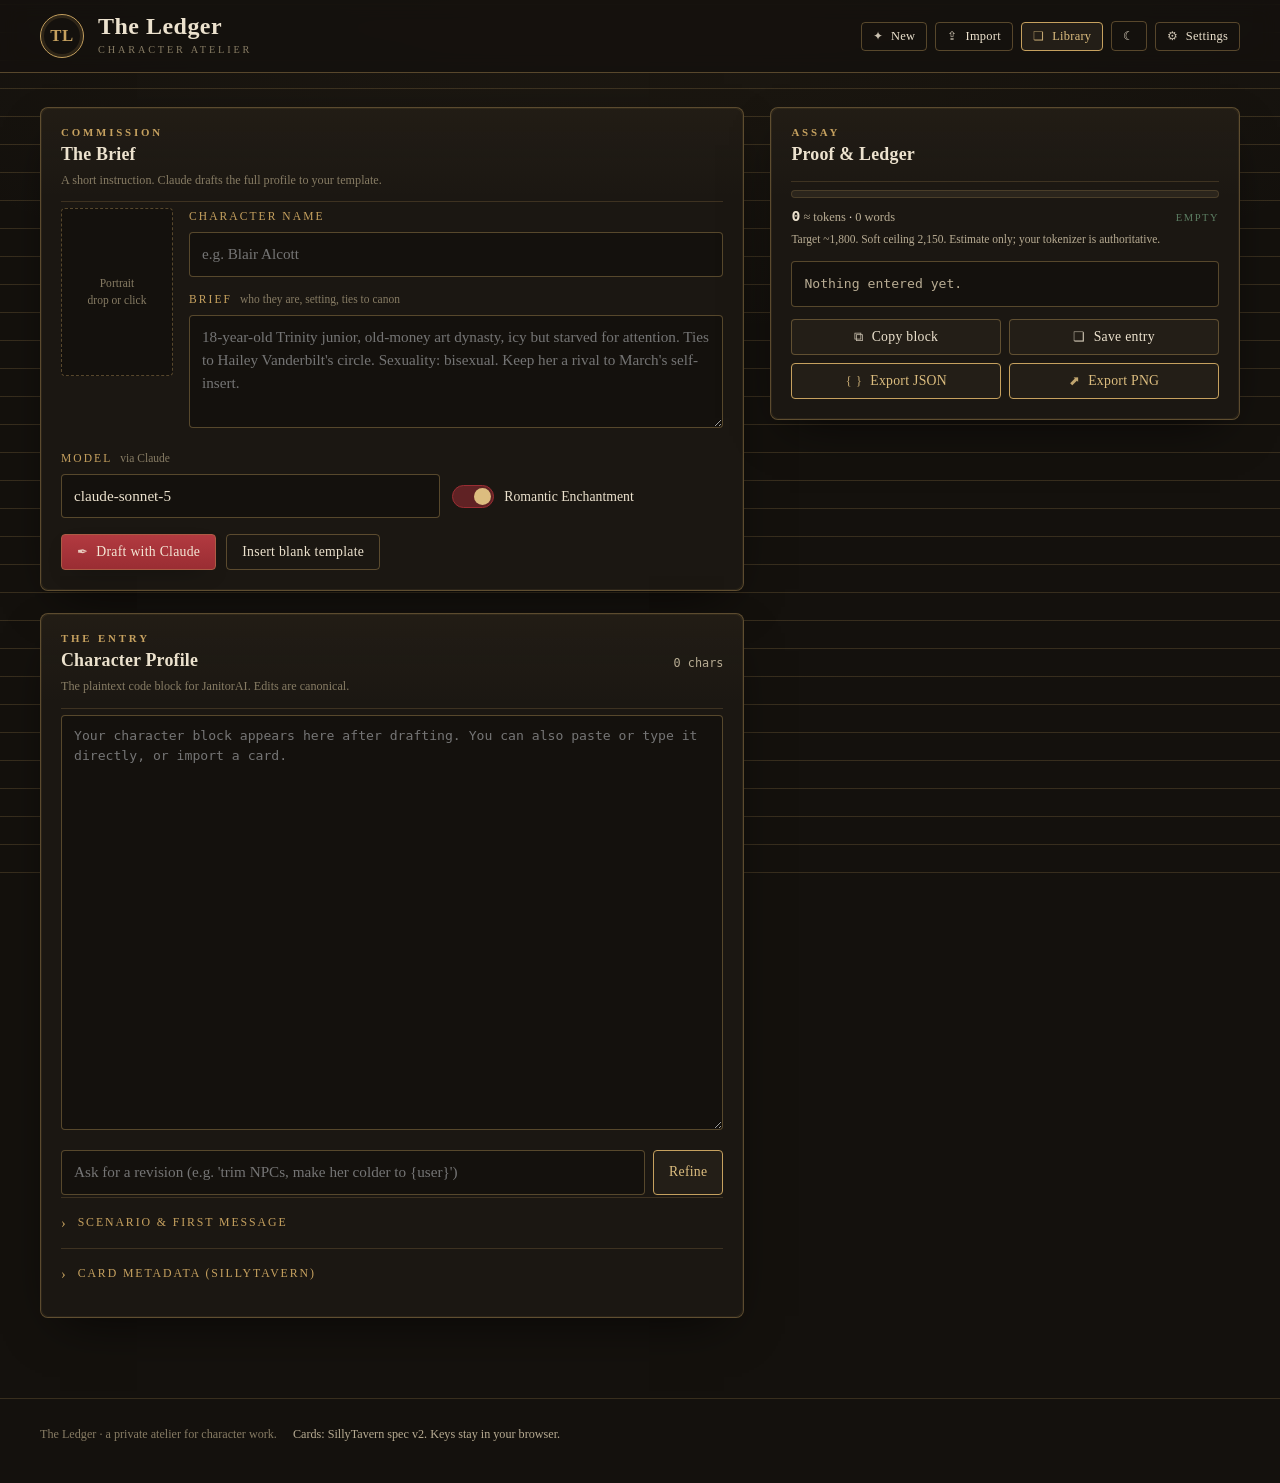
<file: index.html>
<!doctype html>
<html lang="en" data-theme="dark">
<head>
<meta charset="utf-8">
<meta name="viewport" content="width=device-width, initial-scale=1, viewport-fit=cover">
<meta name="color-scheme" content="dark light">
<meta name="description" content="The Ledger — a character atelier for JanitorAI and SillyTavern. Draft with Claude, count tokens, import and export v2 cards.">
<title>The Ledger · Character Atelier</title>
<link rel="icon" href="data:image/svg+xml,%3Csvg xmlns='http://www.w3.org/2000/svg' viewBox='0 0 32 32'%3E%3Crect width='32' height='32' rx='6' fill='%2314110d'/%3E%3Ctext x='16' y='22' font-family='Georgia,serif' font-size='16' fill='%23c6a15f' text-anchor='middle'%3ETL%3C/text%3E%3C/svg%3E">
<style>
/* ============================================================= *
 * THE LEDGER — design tokens                                    *
 * Dark academia x old-money. Oxblood + brass + hunter green.    *
 * Two themes; components read tokens, never raw hex.            *
 * ============================================================= */
:root{
  --ground:#14110d; --ground-2:#1b1712; --ground-3:#231e17; --ground-4:#2b251c;
  --ink:#ece2ce; --ink-soft:#b8ac93; --ink-faint:#877c64;
  --line:rgba(198,161,95,.20); --line-2:rgba(198,161,95,.38);
  --oxblood:#9a2d33; --oxblood-2:#b23a40; --on-oxblood:#f4e7d6;
  --brass:#c6a15f; --brass-2:#dcbd7f; --brass-deep:#a9843f;
  --green:#5c7d62; --green-soft:#26382b; --on-green:#e9f0e6;
  --danger:#c14d44; --danger-soft:#3a201d;
  --shadow:0 18px 50px -20px rgba(0,0,0,.75);
  --shadow-sm:0 8px 24px -14px rgba(0,0,0,.7);
  --radius:4px; --radius-lg:8px;
  --serif:"Hoefler Text","Baskerville Old Face",Baskerville,"Palatino Linotype",Palatino,Georgia,"Times New Roman",serif;
  --body:"Iowan Old Style","Palatino Linotype",Palatino,Georgia,Cambria,"Times New Roman",serif;
  --mono:"Consolas","SFMono-Regular",ui-monospace,Menlo,"DejaVu Sans Mono",monospace;
}
@media (prefers-color-scheme: light){
  :root{
    --ground:#e9dfc7; --ground-2:#f1e9d5; --ground-3:#e3d8bd; --ground-4:#dccfb0;
    --ink:#241d13; --ink-soft:#5c5038; --ink-faint:#877a5e;
    --line:rgba(120,90,40,.28); --line-2:rgba(120,90,40,.5);
    --oxblood:#7c2126; --oxblood-2:#932a2f; --on-oxblood:#f6ecdb;
    --brass:#946f2c; --brass-2:#a9843f; --brass-deep:#7c5c22;
    --green:#3f6041; --green-soft:#cdd9c3; --on-green:#1f2c1f;
    --danger:#a23a32; --danger-soft:#e9cfc9;
    --shadow:0 22px 50px -26px rgba(60,40,15,.5);
    --shadow-sm:0 10px 26px -18px rgba(60,40,15,.45);
  }
}
:root[data-theme="dark"]{
  --ground:#14110d; --ground-2:#1b1712; --ground-3:#231e17; --ground-4:#2b251c;
  --ink:#ece2ce; --ink-soft:#b8ac93; --ink-faint:#877c64;
  --line:rgba(198,161,95,.20); --line-2:rgba(198,161,95,.38);
  --oxblood:#9a2d33; --oxblood-2:#b23a40; --on-oxblood:#f4e7d6;
  --brass:#c6a15f; --brass-2:#dcbd7f; --brass-deep:#a9843f;
  --green:#5c7d62; --green-soft:#26382b; --on-green:#e9f0e6;
  --danger:#c14d44; --danger-soft:#3a201d;
  --shadow:0 18px 50px -20px rgba(0,0,0,.75); --shadow-sm:0 8px 24px -14px rgba(0,0,0,.7);
}
:root[data-theme="light"]{
  --ground:#e9dfc7; --ground-2:#f1e9d5; --ground-3:#e3d8bd; --ground-4:#dccfb0;
  --ink:#241d13; --ink-soft:#5c5038; --ink-faint:#877a5e;
  --line:rgba(120,90,40,.28); --line-2:rgba(120,90,40,.5);
  --oxblood:#7c2126; --oxblood-2:#932a2f; --on-oxblood:#f6ecdb;
  --brass:#946f2c; --brass-2:#a9843f; --brass-deep:#7c5c22;
  --green:#3f6041; --green-soft:#cdd9c3; --on-green:#1f2c1f;
  --danger:#a23a32; --danger-soft:#e9cfc9;
  --shadow:0 22px 50px -26px rgba(60,40,15,.5); --shadow-sm:0 10px 26px -18px rgba(60,40,15,.45);
}

*,*::before,*::after{box-sizing:border-box}
html{-webkit-text-size-adjust:100%}
body{
  margin:0; background:var(--ground); color:var(--ink);
  font-family:var(--body); font-size:16px; line-height:1.55;
  -webkit-font-smoothing:antialiased;
  background-image:
    radial-gradient(120% 80% at 50% -10%, color-mix(in srgb,var(--brass) 6%,transparent), transparent 60%),
    repeating-linear-gradient(0deg, transparent 0 27px, var(--line) 27px 28px);
  background-attachment:fixed;
}
:root[data-theme="light"] body{ background-image:
  radial-gradient(120% 80% at 50% -10%, color-mix(in srgb,var(--brass) 10%,transparent), transparent 60%),
  repeating-linear-gradient(0deg, transparent 0 27px, var(--line) 27px 28px); }
h1,h2,h3{font-family:var(--serif); font-weight:600; margin:0; text-wrap:balance}
button{font-family:inherit}
::selection{background:color-mix(in srgb,var(--oxblood) 55%,transparent); color:var(--on-oxblood)}
:focus-visible{outline:2px solid var(--brass); outline-offset:2px; border-radius:2px}

.eyebrow{font-family:var(--serif); font-size:.68rem; letter-spacing:.26em; text-transform:uppercase; color:var(--brass); font-weight:600}
.muted{color:var(--ink-soft)}
.hairline{height:1px; background:linear-gradient(90deg,transparent,var(--line-2),transparent); border:0}

/* ---------- Masthead ---------- */
.masthead{
  position:sticky; top:0; z-index:40;
  display:flex; align-items:center; gap:20px;
  padding:14px clamp(16px,4vw,40px);
  background:color-mix(in srgb,var(--ground) 86%,transparent);
  backdrop-filter:blur(10px) saturate(1.1);
  border-bottom:1px solid var(--line-2);
}
.brand{display:flex; align-items:center; gap:14px; min-width:0}
.monogram{
  width:44px; height:44px; flex:none; display:grid; place-items:center;
  border:1px solid var(--brass); border-radius:50%;
  color:var(--brass); font-family:var(--serif); font-weight:600; font-size:1.05rem; letter-spacing:.04em;
  box-shadow:inset 0 0 0 3px color-mix(in srgb,var(--brass) 14%,transparent);
}
.brand h1{font-size:clamp(1.15rem,2.6vw,1.5rem); letter-spacing:.02em; line-height:1}
.brand .sub{font-family:var(--serif); font-size:.64rem; letter-spacing:.28em; text-transform:uppercase; color:var(--ink-faint); margin-top:4px}
.masthead .spacer{flex:1}
.actions{display:flex; align-items:center; gap:8px; flex-wrap:wrap; justify-content:flex-end}

/* ---------- Buttons ---------- */
.btn{
  display:inline-flex; align-items:center; gap:8px; cursor:pointer;
  padding:9px 15px; border-radius:var(--radius);
  background:var(--ground-3); color:var(--ink);
  border:1px solid var(--line-2); font-size:.86rem; letter-spacing:.02em;
  transition:.16s ease; white-space:nowrap;
}
.btn:hover{border-color:var(--brass); color:var(--brass-2); transform:translateY(-1px)}
.btn:active{transform:translateY(0)}
.btn .ic{font-size:.95em; opacity:.85}
.btn.ghost{background:transparent}
.btn.small{padding:6px 11px; font-size:.78rem}
.btn.primary{
  background:linear-gradient(180deg,var(--oxblood-2),var(--oxblood));
  border-color:color-mix(in srgb,var(--oxblood) 60%,var(--brass));
  color:var(--on-oxblood); box-shadow:var(--shadow-sm);
}
.btn.primary:hover{color:#fff; border-color:var(--brass); filter:brightness(1.06)}
.btn.gilt{border-color:var(--brass); color:var(--brass-2)}
.btn.gilt:hover{background:color-mix(in srgb,var(--brass) 12%,transparent)}
.btn[disabled]{opacity:.5; cursor:not-allowed; transform:none!important}
.btn.danger:hover{border-color:var(--danger); color:var(--danger)}

/* ---------- Layout ---------- */
main{max-width:1360px; margin:0 auto; padding:clamp(18px,3vw,34px) clamp(16px,4vw,40px) 80px}
.desk{display:grid; grid-template-columns:minmax(0,1.5fr) minmax(320px,1fr); gap:26px; align-items:start}
@media (max-width:940px){ .desk{grid-template-columns:1fr} }
.stack{display:flex; flex-direction:column; gap:22px}

/* ---------- Cards ---------- */
.card{
  background:
    linear-gradient(180deg, color-mix(in srgb,var(--brass) 4%,transparent), transparent 90px),
    var(--ground-2);
  border:1px solid var(--line-2); border-radius:var(--radius-lg);
  box-shadow:var(--shadow); position:relative; overflow:hidden;
}
.card::before{content:""; position:absolute; inset:0; border-radius:inherit; pointer-events:none;
  box-shadow:inset 0 0 0 1px color-mix(in srgb,var(--brass) 8%,transparent)}
.card-hd{display:flex; align-items:center; gap:12px; padding:16px 20px 12px}
.card-hd .titles{min-width:0}
.card-hd h2{font-size:1.12rem; letter-spacing:.01em}
.card-hd .hint{font-size:.76rem; color:var(--ink-faint); margin-top:2px}
.card-hd .grow{flex:1}
.card-bd{padding:6px 20px 20px}
.card .rule{margin:0 20px; height:1px; background:var(--line); border:0}

/* ---------- Forms ---------- */
label.field{display:block; margin-top:14px}
label.field:first-child{margin-top:4px}
.field .lab{display:flex; align-items:baseline; gap:8px; margin-bottom:6px}
.field .lab span.k{font-family:var(--serif); font-size:.72rem; letter-spacing:.18em; text-transform:uppercase; color:var(--brass)}
.field .lab span.note{font-size:.72rem; color:var(--ink-faint)}
input[type=text],input[type=password],input[type=number],textarea,select{
  width:100%; background:var(--ground); color:var(--ink);
  border:1px solid var(--line-2); border-radius:var(--radius);
  padding:10px 12px; font-family:var(--body); font-size:.95rem; line-height:1.5;
  transition:border-color .15s, box-shadow .15s;
}
textarea{resize:vertical; min-height:80px}
input:focus,textarea:focus,select:focus{outline:none; border-color:var(--brass);
  box-shadow:0 0 0 3px color-mix(in srgb,var(--brass) 16%,transparent)}
textarea.mono, .proof-text{font-family:var(--mono); font-size:.82rem; line-height:1.5}
select{appearance:none; background-image:
  linear-gradient(45deg,transparent 50%,var(--brass) 50%),linear-gradient(135deg,var(--brass) 50%,transparent 50%);
  background-position:calc(100% - 18px) 55%, calc(100% - 13px) 55%; background-size:5px 5px,5px 5px; background-repeat:no-repeat; padding-right:34px}
.row{display:flex; gap:12px; flex-wrap:wrap}
.row > *{flex:1 1 150px}

/* toggle */
.toggle{display:inline-flex; align-items:center; gap:10px; cursor:pointer; user-select:none; font-size:.86rem}
.toggle input{position:absolute; opacity:0; width:0; height:0}
.toggle .track{width:42px; height:23px; border-radius:20px; background:var(--ground-4); border:1px solid var(--line-2); position:relative; transition:.18s}
.toggle .track::after{content:""; position:absolute; top:2px; left:2px; width:17px; height:17px; border-radius:50%; background:var(--ink-soft); transition:.18s}
.toggle input:checked + .track{background:color-mix(in srgb,var(--oxblood) 55%,transparent); border-color:var(--oxblood)}
.toggle input:checked + .track::after{transform:translateX(19px); background:var(--brass-2)}

/* avatar dropzone */
.brief-grid{display:grid; grid-template-columns:112px 1fr; gap:16px}
@media (max-width:520px){ .brief-grid{grid-template-columns:1fr} }
.avatar-drop{
  aspect-ratio:2/3; border:1px dashed var(--line-2); border-radius:var(--radius);
  display:grid; place-items:center; text-align:center; cursor:pointer; overflow:hidden;
  background:var(--ground); color:var(--ink-faint); font-size:.72rem; padding:8px; transition:.15s; position:relative;
}
.avatar-drop:hover,.avatar-drop.over{border-color:var(--brass); color:var(--brass)}
.avatar-drop img{position:absolute; inset:0; width:100%; height:100%; object-fit:cover}
.avatar-drop .clear{position:absolute; top:5px; right:5px; z-index:2; background:color-mix(in srgb,var(--ground) 80%,transparent); border:1px solid var(--line-2); color:var(--ink); border-radius:50%; width:22px; height:22px; display:none; place-items:center; cursor:pointer; font-size:.8rem}
.avatar-drop.has-img .clear{display:grid}

/* ---------- Proof panel ---------- */
.proof{position:sticky; top:84px}
@media (max-width:940px){ .proof{position:static} }
.gauge{margin:2px 0 4px}
.gauge .bar{height:8px; border-radius:6px; background:var(--ground-4); overflow:hidden; border:1px solid var(--line)}
.gauge .fill{height:100%; width:0; transition:width .25s, background .25s; background:var(--green)}
.gauge.warn .fill{background:var(--brass)}
.gauge.over .fill{background:var(--danger)}
.gauge .read{display:flex; justify-content:space-between; align-items:baseline; margin-top:7px; font-size:.78rem}
.gauge .read b{font-family:var(--mono); font-size:.92rem; color:var(--ink); font-variant-numeric:tabular-nums}
.gauge .read .status{font-family:var(--serif); letter-spacing:.14em; text-transform:uppercase; font-size:.66rem}
.gauge.ok .status{color:var(--green)} .gauge.warn .status{color:var(--brass)} .gauge.over .status{color:var(--danger)}
.proof-text{
  width:100%; background:var(--ground); border:1px solid var(--line-2); border-radius:var(--radius);
  padding:12px; max-height:44vh; overflow:auto; white-space:pre-wrap; word-break:break-word; color:var(--ink);
}
.proof-actions{display:grid; grid-template-columns:1fr 1fr; gap:8px; margin-top:12px}
.proof-actions .btn{justify-content:center}
.proof-actions .full{grid-column:1/-1}
.usage{margin-top:10px; font-size:.72rem; color:var(--ink-faint); font-family:var(--mono); display:none}
.usage.show{display:block}

/* refine bar */
.refine{display:flex; gap:8px; margin-top:12px}
.refine input{flex:1}

/* collapsible */
details.fold{border-top:1px solid var(--line); margin-top:2px}
details.fold > summary{list-style:none; cursor:pointer; padding:14px 0 12px; display:flex; align-items:center; gap:10px; font-family:var(--serif); font-size:.74rem; letter-spacing:.16em; text-transform:uppercase; color:var(--brass)}
details.fold > summary::-webkit-details-marker{display:none}
details.fold > summary::before{content:"›"; font-size:1.2em; transition:transform .18s; color:var(--brass)}
details.fold[open] > summary::before{transform:rotate(90deg)}

/* ---------- Modal ---------- */
.scrim{position:fixed; inset:0; z-index:60; background:rgba(8,6,3,.62); backdrop-filter:blur(3px); display:none; align-items:flex-start; justify-content:center; padding:6vh 16px 16px; overflow:auto}
.scrim.open{display:flex}
.modal{width:min(760px,100%); background:var(--ground-2); border:1px solid var(--line-2); border-radius:var(--radius-lg); box-shadow:var(--shadow); position:relative}
.modal-hd{display:flex; align-items:center; gap:12px; padding:18px 22px; border-bottom:1px solid var(--line)}
.modal-hd h2{font-size:1.24rem}
.modal-hd .grow{flex:1}
.modal-bd{padding:20px 22px 24px}
.x{cursor:pointer; background:transparent; border:1px solid var(--line-2); color:var(--ink-soft); width:32px; height:32px; border-radius:50%; font-size:1rem; display:grid; place-items:center}
.x:hover{border-color:var(--danger); color:var(--danger)}

/* library grid */
.lib-grid{display:grid; grid-template-columns:repeat(auto-fill,minmax(150px,1fr)); gap:14px}
.lib-card{border:1px solid var(--line-2); border-radius:var(--radius); overflow:hidden; background:var(--ground); cursor:pointer; transition:.15s; display:flex; flex-direction:column}
.lib-card:hover{border-color:var(--brass); transform:translateY(-2px); box-shadow:var(--shadow-sm)}
.lib-thumb{aspect-ratio:2/3; background:var(--ground-3); position:relative; display:grid; place-items:center; overflow:hidden}
.lib-thumb img{width:100%; height:100%; object-fit:cover}
.lib-thumb .mono-ph{font-family:var(--serif); font-size:1.8rem; color:var(--brass); opacity:.5}
.lib-meta{padding:9px 11px; border-top:1px solid var(--line)}
.lib-meta .nm{font-family:var(--serif); font-size:.92rem; line-height:1.2; overflow:hidden; text-overflow:ellipsis; white-space:nowrap}
.lib-meta .dt{font-size:.68rem; color:var(--ink-faint); margin-top:2px; font-family:var(--mono)}
.lib-empty{text-align:center; padding:40px 16px; color:var(--ink-faint)}
.lib-actions{display:flex; gap:6px; padding:8px 11px; border-top:1px solid var(--line)}
.lib-actions .btn{flex:1; justify-content:center; padding:5px}

/* drop overlay */
#dropOverlay{position:fixed; inset:0; z-index:80; background:color-mix(in srgb,var(--oxblood) 30%,rgba(8,6,3,.8)); display:none; place-items:center; pointer-events:none}
#dropOverlay.show{display:grid}
#dropOverlay .box{border:2px dashed var(--brass); border-radius:12px; padding:48px 64px; text-align:center; color:var(--brass-2); background:color-mix(in srgb,var(--ground) 70%,transparent)}
#dropOverlay .box .big{font-family:var(--serif); font-size:1.5rem; margin-bottom:6px}

/* toast */
#toaster{position:fixed; left:50%; bottom:26px; transform:translateX(-50%); z-index:90; display:flex; flex-direction:column; gap:8px; align-items:center; pointer-events:none}
.toast{background:var(--ground-3); border:1px solid var(--line-2); border-left:3px solid var(--brass); color:var(--ink); padding:10px 16px; border-radius:var(--radius); box-shadow:var(--shadow-sm); font-size:.86rem; animation:rise .25s ease}
.toast.err{border-left-color:var(--danger)} .toast.ok{border-left-color:var(--green)}
@keyframes rise{from{opacity:0; transform:translateY(8px)}to{opacity:1; transform:none}}

/* banner */
.banner{margin:0 0 22px; padding:12px 16px; border:1px solid var(--line-2); border-left:3px solid var(--brass); border-radius:var(--radius); background:var(--ground-2); font-size:.85rem; color:var(--ink-soft); display:none; gap:10px; align-items:flex-start}
.banner.show{display:flex}
.banner b{color:var(--ink)}
.spin{width:15px; height:15px; border:2px solid color-mix(in srgb,var(--on-oxblood) 40%,transparent); border-top-color:var(--on-oxblood); border-radius:50%; animation:sp .7s linear infinite; display:inline-block}
@keyframes sp{to{transform:rotate(360deg)}}
@media (prefers-reduced-motion:reduce){*{animation-duration:.001ms!important; transition:none!important}}
.foot{max-width:1360px; margin:0 auto; padding:26px clamp(16px,4vw,40px) 40px; color:var(--ink-faint); font-size:.76rem; display:flex; gap:16px; flex-wrap:wrap; align-items:center; border-top:1px solid var(--line)}
.foot a{color:var(--brass); text-decoration:none} .foot a:hover{text-decoration:underline}
kbd{font-family:var(--mono); font-size:.75em; background:var(--ground-4); border:1px solid var(--line-2); border-radius:3px; padding:1px 5px}
</style>
</head>
<body>

<header class="masthead">
  <div class="brand">
    <div class="monogram" aria-hidden="true">TL</div>
    <div>
      <h1>The Ledger</h1>
      <div class="sub">Character Atelier</div>
    </div>
  </div>
  <div class="spacer"></div>
  <div class="actions">
    <button class="btn ghost small" id="btnNew" title="Start a fresh entry"><span class="ic">✦</span>New</button>
    <button class="btn ghost small" id="btnImport" title="Import a SillyTavern card (PNG or JSON)"><span class="ic">⇪</span>Import</button>
    <button class="btn gilt small" id="btnLibrary"><span class="ic">❏</span>Library</button>
    <button class="btn ghost small" id="btnTheme" title="Toggle reading-room / day theme" aria-label="Toggle theme">☾</button>
    <button class="btn ghost small" id="btnSettings" title="API key, model, project memory"><span class="ic">⚙</span>Settings</button>
  </div>
</header>

<main>
  <div class="banner" id="previewBanner">
    <span>⚑</span>
    <span><b>Preview mode.</b> Drafting needs your own provider API key and can’t run inside this sandboxed preview. Everything else works here: token counting, the template, importing and exporting SillyTavern cards, and the Library. To draft, open the app from the repository (GitHub Pages or a local file) and add a key in Settings.</span>
  </div>

  <div class="desk">
    <!-- ============ WORKBENCH ============ -->
    <div class="stack">

      <!-- Brief -->
      <section class="card">
        <div class="card-hd">
          <div class="titles">
            <div class="eyebrow">Commission</div>
            <h2>The Brief</h2>
            <div class="hint">A short instruction. Claude drafts the full profile to your template.</div>
          </div>
        </div>
        <hr class="rule">
        <div class="card-bd">
          <div class="brief-grid">
            <div>
              <div class="avatar-drop" id="avatarDrop" title="Drop or click to set a portrait (used for the PNG card)">
                <button class="clear" id="avatarClear" title="Remove portrait" aria-label="Remove portrait">×</button>
                <span id="avatarPlaceholder">Portrait<br>drop or click</span>
              </div>
            </div>
            <div>
              <label class="field" style="margin-top:0">
                <span class="lab"><span class="k">Character Name</span></span>
                <input type="text" id="fName" placeholder="e.g. Blair Alcott" autocomplete="off">
              </label>
              <label class="field">
                <span class="lab"><span class="k">Brief</span> <span class="note">who they are, setting, ties to canon</span></span>
                <textarea id="fBrief" rows="4" placeholder="18-year-old Trinity junior, old-money art dynasty, icy but starved for attention. Ties to Hailey Vanderbilt's circle. Sexuality: bisexual. Keep her a rival to March's self-insert."></textarea>
              </label>
            </div>
          </div>

          <div class="row" style="margin-top:14px; align-items:flex-end">
            <label class="field" style="margin-top:0; flex:2 1 200px">
              <span class="lab"><span class="k">Model</span> <span class="note" id="providerBadge">via Claude</span></span>
              <input type="text" id="fModel" list="modelList" autocomplete="off" spellcheck="false" placeholder="model id">
              <datalist id="modelList"></datalist>
            </label>
            <label class="toggle" style="flex:1 1 auto; padding-bottom:10px" title="Inject the romantic-enchantment-style skill into narrative sections">
              <input type="checkbox" id="fStyle" checked>
              <span class="track"></span>
              <span>Romantic Enchantment</span>
            </label>
          </div>

          <div style="margin-top:16px; display:flex; gap:10px; flex-wrap:wrap">
            <button class="btn primary" id="btnGenerate"><span class="ic" id="genIcon">✒</span><span id="genLabel">Draft with Claude</span></button>
            <button class="btn ghost" id="btnTemplate" title="Insert the empty template into the editor">Insert blank template</button>
          </div>
        </div>
      </section>

      <!-- Profile editor -->
      <section class="card">
        <div class="card-hd">
          <div class="titles">
            <div class="eyebrow">The Entry</div>
            <h2>Character Profile</h2>
            <div class="hint">The plaintext code block for JanitorAI. Edits are canonical.</div>
          </div>
          <div class="grow"></div>
          <span class="muted" id="profChars" style="font-size:.74rem; font-family:var(--mono)">0 chars</span>
        </div>
        <hr class="rule">
        <div class="card-bd">
          <textarea id="fProfile" class="mono" rows="20" spellcheck="false" placeholder="Your character block appears here after drafting. You can also paste or type it directly, or import a card."></textarea>
          <div class="refine">
            <input type="text" id="fRefine" placeholder="Ask for a revision (e.g. 'trim NPCs, make her colder to {user}')">
            <button class="btn gilt" id="btnRefine" title="Send only the current draft plus this instruction">Refine</button>
          </div>

          <details class="fold" id="foldScenario">
            <summary>Scenario &amp; first message</summary>
            <label class="field">
              <span class="lab"><span class="k">Scenario / Setting</span> <span class="note">→ card “scenario”</span></span>
              <textarea id="fScenario" rows="3" placeholder="Trinity School, Upper East Side, 2026. The autumn benefit gala..."></textarea>
            </label>
            <label class="field">
              <span class="lab"><span class="k">First Message</span> <span class="note">→ card “first_mes”</span></span>
              <textarea id="fFirst" class="mono" rows="6" placeholder="The opening scenario message. Ends open for {user}, who is never voiced or acted for."></textarea>
            </label>
            <label class="field">
              <span class="lab"><span class="k">Alternate Greetings</span> <span class="note">separate each with a line of three dashes</span></span>
              <textarea id="fAlts" class="mono" rows="4" placeholder="Second opener...&#10;---&#10;Third opener..."></textarea>
            </label>
          </details>

          <details class="fold" id="foldMeta">
            <summary>Card metadata (SillyTavern)</summary>
            <div class="row">
              <label class="field" style="margin-top:0">
                <span class="lab"><span class="k">Tags</span> <span class="note">comma separated</span></span>
                <input type="text" id="fTags" placeholder="oc, trinity, female, dominant" autocomplete="off">
              </label>
              <label class="field" style="margin-top:0">
                <span class="lab"><span class="k">Version</span></span>
                <input type="text" id="fVersion" placeholder="1.0" autocomplete="off">
              </label>
            </div>
            <div class="row">
              <label class="field">
                <span class="lab"><span class="k">Creator</span></span>
                <input type="text" id="fCreator" placeholder="March" autocomplete="off">
              </label>
            </div>
            <label class="field">
              <span class="lab"><span class="k">Creator Notes</span></span>
              <textarea id="fNotes" rows="2" placeholder="Notes shown to users of the card."></textarea>
            </label>
            <label class="field">
              <span class="lab"><span class="k">Example Messages</span> <span class="note">→ card “mes_example”</span></span>
              <textarea id="fExamples" class="mono" rows="4" placeholder="&lt;START&gt; example dialogue..."></textarea>
            </label>
            <label class="field">
              <span class="lab"><span class="k">System Prompt</span> <span class="note">→ card “system_prompt” (optional)</span></span>
              <textarea id="fSystem" class="mono" rows="3" placeholder="Per-character system instructions block, if any."></textarea>
            </label>
          </details>
        </div>
      </section>
    </div>

    <!-- ============ PROOF ============ -->
    <div>
      <section class="card proof" id="proofPanel">
        <div class="card-hd">
          <div class="titles">
            <div class="eyebrow">Assay</div>
            <h2>Proof &amp; Ledger</h2>
          </div>
        </div>
        <hr class="rule">
        <div class="card-bd">
          <div class="gauge ok" id="gauge">
            <div class="bar"><div class="fill" id="gaugeFill"></div></div>
            <div class="read">
              <span><b id="tokCount">0</b> <span class="muted">≈ tokens</span> · <span id="wordCount" class="muted">0 words</span></span>
              <span class="status" id="gaugeStatus">Empty</span>
            </div>
          </div>
          <div class="muted" style="font-size:.72rem; margin:2px 0 12px">Target ~1,800. Soft ceiling 2,150. Estimate only; your tokenizer is authoritative.</div>

          <div class="proof-text" id="proofText" aria-live="polite"><span class="muted">Nothing entered yet.</span></div>
          <div class="usage" id="usage"></div>

          <div class="proof-actions">
            <button class="btn" id="btnCopy"><span class="ic">⧉</span>Copy block</button>
            <button class="btn" id="btnSave"><span class="ic">❏</span>Save entry</button>
            <button class="btn gilt" id="btnExportJson"><span class="ic">{ }</span>Export JSON</button>
            <button class="btn gilt" id="btnExportPng"><span class="ic">⬈</span>Export PNG</button>
          </div>
        </div>
      </section>
    </div>
  </div>
</main>

<footer class="foot">
  <span>The Ledger · a private atelier for character work.</span>
  <span class="muted">Cards: SillyTavern spec v2. Keys stay in your browser.</span>
</footer>

<!-- ============ Settings modal ============ -->
<div class="scrim" id="settingsScrim">
  <div class="modal" role="dialog" aria-modal="true" aria-labelledby="setTitle">
    <div class="modal-hd">
      <h2 id="setTitle">Settings</h2>
      <div class="grow"></div>
      <button class="x" data-close="settingsScrim" aria-label="Close">×</button>
    </div>
    <div class="modal-bd">
      <div class="eyebrow">LLM Provider</div>
      <label class="field" style="margin-top:8px">
        <span class="lab"><span class="k">Provider</span> <span class="note">each provider keeps its own key</span></span>
        <select id="setProvider"></select>
      </label>
      <label class="field">
        <span class="lab"><span class="k" id="setKeyLabel">API Key</span> <span class="note">stored only in this browser</span></span>
        <input type="password" id="setKey" placeholder="sk-ant-..." autocomplete="off" spellcheck="false">
      </label>
      <p class="muted" id="setKeyHint" style="font-size:.78rem; margin:8px 0 0"></p>
      <details class="fold" id="setAdvanced" style="border-top:none; margin-top:4px">
        <summary style="padding:12px 0 8px">Advanced: custom endpoint</summary>
        <label class="field" style="margin-top:0">
          <span class="lab"><span class="k">Endpoint URL</span> <span class="note">optional; overrides the default</span></span>
          <input type="text" id="setEndpoint" placeholder="leave blank for the default" autocomplete="off" spellcheck="false">
        </label>
        <p class="muted" style="font-size:.74rem; margin:6px 0 0">Claude, ChatGPT, and Gemini can be called straight from the browser. The others may be blocked by the browser’s cross-origin policy; if a request cannot reach the provider, point this at your own HTTPS proxy.</p>
      </details>

      <hr class="hairline" style="margin:20px 0">
      <div class="eyebrow">Project Memory</div>
      <div class="hint muted" style="font-size:.78rem; margin:6px 0 8px">Continuity canon, sent to the model as a context block so recurring NPCs and rules carry into every build without re-typing (<b>cached</b> on Claude). Edit freely.</div>
      <label class="field" style="margin-top:0">
        <textarea id="setMemory" rows="9" class="mono" spellcheck="false"></textarea>
      </label>

      <hr class="hairline" style="margin:20px 0">
      <div class="eyebrow">Efficiency</div>
      <div class="row" style="margin-top:10px">
        <label class="field" style="margin-top:0">
          <span class="lab"><span class="k">Max output tokens</span></span>
          <input type="number" id="setMaxTokens" min="256" max="8192" step="64" value="2600">
        </label>
        <div style="flex:2 1 240px; align-self:flex-end; padding-bottom:6px">
          <label class="toggle" title="Cache the template + memory so repeat drafts are far cheaper">
            <input type="checkbox" id="setCache" checked><span class="track"></span><span>Prompt caching</span>
          </label>
        </div>
      </div>

      <div style="display:flex; gap:10px; margin-top:22px; flex-wrap:wrap">
        <button class="btn primary" id="btnSaveSettings">Save settings</button>
        <button class="btn ghost danger" id="btnClearKey">Forget API key</button>
        <button class="btn ghost" id="btnResetMemory" title="Restore the seeded canon">Reset memory to default</button>
      </div>
    </div>
  </div>
</div>

<!-- ============ Library modal ============ -->
<div class="scrim" id="libraryScrim">
  <div class="modal" role="dialog" aria-modal="true" aria-labelledby="libTitle">
    <div class="modal-hd">
      <h2 id="libTitle">The Library</h2>
      <span class="muted" id="libCount" style="font-size:.8rem"></span>
      <div class="grow"></div>
      <button class="btn small ghost" id="btnLibImport"><span class="ic">⇪</span>Import card</button>
      <button class="x" data-close="libraryScrim" aria-label="Close">×</button>
    </div>
    <div class="modal-bd">
      <div id="libBody"></div>
    </div>
  </div>
</div>

<div id="dropOverlay"><div class="box"><div class="big">Drop your card</div><div>SillyTavern PNG or JSON</div></div></div>
<div id="toaster" aria-live="polite"></div>

<input type="file" id="fileAvatar" accept="image/*" hidden>
<input type="file" id="fileImport" accept=".png,.json,image/png,application/json" hidden>

<script>
/* =================================================================
 * THE LEDGER — application
 * Standalone, dependency-free. Runs from a file:// or GitHub Pages.
 * Sections: constants · state · token gauge · api · png · cards
 *           · import/export · library · ui · boot
 * ================================================================= */
(function(){
"use strict";
const $ = (s,r=document)=>r.querySelector(s);
const $$ = (s,r=document)=>[...r.querySelectorAll(s)];

/* ---------- constants: the template, memory seed, style skill ---------- */
const TEMPLATE = `<npcs> [
- Name: A brief yet detailed 96 word
  description of any mentioned NPC or
  side characters, formatted as so:
  "Name: Gender/sex, age, hair color,
  eye color, physical traits,
  personality traits, occupation/role"
]
</npcs>

<character_name_here>

[Basic Information
Given Name:
Family Name:
Full Name: (If Asian, family name
  first, then given/first name)
Aliases:
Species: (optional)
Nationality: (optional)
Ethnicity: (optional)
Age:
Sexuality:
Occupation/Role: (optional)

Appearance
- Height:
- Weight:
- Complexion/Skin Color:
- Natural Marks:
- Eyes:
- Hair Texture:
- Hair Color:
- Hairstyle:
- Breasts: (If female)
- Ass:

Scent:

Clothing
- Brands:
- At Work/School:
- Casual:
- At Parties: ]

[Backstory:
(General description, brief but
comprehensive. Around 4-5 paragraphs.) ]

[Current Residence:
(Location name + brief description) ]

[Relationships
- {user}: relationship description.
  "In-character dialogue showing
  opinion about user here."
- npc_name: relationship description.
  "In-character dialogue showing
  opinion about npc_name here."
  (repeat for four NPCs) ]

[Personality
Archetypes:
Traits:
Likes:
Loves:
Dislikes:
Hates:
Insecurities:
Physical behaviour:
Opinion: ]

[Intimacy
Genitalia:
Sexual Archetypes / Kinks / Turn-ons:
During Sex: ]

[Dialogue/Speech
Speech Style:
Greeting: ""
Surprised: ""
Excited: ""
Happy: ""
Sad: ""
Angry: ""
When Warm Towards {user}: ""
Stressed: ""
Nostalgic: ""
Opinion: ""
Horny: ""
When Having Sex: "" ]

[Notes
- Fun Facts:
- Secrets (Only This Character Should
  Know This, not anyone else):
- Goals:
- Mental Health:
- Additional Information: ]

</character_name_here>`;

const RULES = `You are the drafting and formatting partner for a character-card production pipeline (primary target: JanitorAI; also SillyTavern). You draft; the author edits and the author's edit is always canonical. Draft detailed AI character profiles that strictly follow the TEMPLATE and RULES below.

RULES (non-negotiable):
1. Total profile including the NPC block stays under or around 1800 tokens (hard soft-ceiling 2150). The NPC block is the first thing to trim if over.
2. No em dashes anywhere. Use commas, colons, semicolons, or periods.
3. Output ONLY the character block: the <npcs> section followed by the character section. No markdown (no #, *, backticks, emojis) inside the block. No preamble, no code fences, no commentary.
4. Follow the template structure and bracket formatting exactly: no removed sections, no altered brackets, all template labels preserved.
5. Third-person narration. Plaintext narration and action. Asterisks only for internal thoughts. Quotation marks for dialogue. Contractions in dialogue and internal monologue.
6. {user} is always a blank slate: never assign, describe, voice, or act for {user}. He/him pronouns. {char} appears only in the "When Warm Towards" label.
7. Rename the <character_name_here> tag to the character's given name in lowercase with underscores (for example <blair_alcott>), and close it the same way.
8. Fill every field with detailed but concise writing; personality lists meet reasonable minimum counts. Speech examples show voice but are not reused verbatim in play.
9. NPC descriptions run 70-96 words each with a hook clause. Parents stay in Relationships, not the NPC block, unless asked.
10. Keep residence architecture ambiguous (no doormen, no specific home types) to preserve player choice.`;

const STYLE_SKILL = `PROSE STYLE (romantic-enchantment-style) for narrative-heavy sections (Backstory, Intimacy, Dialogue, and any scenario prose):
Adopt a deeply immersive style of lush, romantic tension and rich worldbuilding. Use vivid, multi-sensory description (sight, sound, smell, taste, touch). Mix short punchy sentences for emotional peaks with longer flowing prose for atmosphere. Weave passion, desire, danger, and destiny with grounded emotional depth. Sophisticated yet accessible vocabulary with restrained poetic flourishes that clarify rather than obscure. Balance vulnerability and strength in the character's voice. Keep it consistent with the token ceiling; do not let style inflate length.`;

const MEMORY_DEFAULT = `PROJECT MEMORY (continuity canon; the author's edited version is authoritative):

Active shared universe: Trinity Brats, Trinity School (Upper East Side, Manhattan, 2026). Recurring NPCs:
- Oliver "Ollie" Astor: openly bisexual platonic protector; calls people "darling" / "honey".
- Hailey Vanderbilt: primary antagonist, secretly involved with Ethan.
- Ethan van der Woodsen: cold, indifferent, entangled with Hailey.
- Claude Pembroke: Hailey's enforcer, unaware of the affair.
- Mia Watson: conflict-averse, chronically apologetic.
Adjacent setting: Yale 2026. Hailey and Ollie there are 22-year-old Yale seniors with Trinity prep backgrounds.

Key principles:
- Cross-character continuity is a firm requirement; recurring NPC canon carries accurately into new builds.
- Targets: ~1800-2150 tokens per card; ~700 per scenario message; ~850 for a climax scenario.
- Fandom spoiler discipline: late-series reveals seeded as menace or buried in Secrets, not surfaced in main lore.
- Parents stay in Relationships only unless specified.
- NPC descriptions 70-96 words with a required hook clause; NPC block is the first trim candidate over ceiling.
- Residence kept ambiguous (no doormen, no specific home types) to preserve player choice.`;

/* ---------- providers: multi-LLM registry ----------
 * format: "anthropic" | "openai" (chat completions) | "gemini"
 * browser: "yes" = callable directly from a browser; "proxy" = may be blocked
 *          by cross-origin policy, a custom proxy endpoint can be set.
 * Model lists are suggestions (editable datalist); type any current model id. */
const PROVIDERS = {
  anthropic:{ label:"Claude (Anthropic)", format:"anthropic", host:"api.anthropic.com",
    endpoint:"https://api.anthropic.com/v1/messages", keyHint:"sk-ant-...",
    keyUrl:"console.anthropic.com", browser:"yes", caching:true, maxParam:"max_tokens",
    def:"claude-sonnet-5", models:["claude-sonnet-5","claude-haiku-4-5-20251001","claude-opus-4-8","claude-fable-5"] },
  openai:{ label:"ChatGPT (OpenAI)", format:"openai", host:"api.openai.com",
    endpoint:"https://api.openai.com/v1/chat/completions", keyHint:"sk-...",
    keyUrl:"platform.openai.com/api-keys", browser:"yes", maxParam:"max_completion_tokens",
    def:"gpt-4.1", models:["gpt-5","gpt-5-mini","gpt-4.1","gpt-4.1-mini","gpt-4o","o4-mini"] },
  gemini:{ label:"Gemini (Google)", format:"gemini", host:"generativelanguage.googleapis.com",
    endpoint:"https://generativelanguage.googleapis.com/v1beta/models/{model}:generateContent",
    keyHint:"AIza...", keyUrl:"aistudio.google.com/apikey", browser:"yes", maxParam:"maxOutputTokens",
    def:"gemini-2.5-flash", models:["gemini-2.5-pro","gemini-2.5-flash","gemini-2.0-flash"] },
  deepseek:{ label:"DeepSeek", format:"openai", host:"api.deepseek.com",
    endpoint:"https://api.deepseek.com/chat/completions", keyHint:"sk-...",
    keyUrl:"platform.deepseek.com", browser:"proxy", maxParam:"max_tokens",
    def:"deepseek-chat", models:["deepseek-chat","deepseek-reasoner"] },
  glm:{ label:"GLM (Zhipu / Z.ai)", format:"openai", host:"api.z.ai",
    endpoint:"https://api.z.ai/api/paas/v4/chat/completions", keyHint:"your GLM key",
    keyUrl:"z.ai or open.bigmodel.cn", browser:"proxy", maxParam:"max_tokens",
    def:"glm-4.6", models:["glm-4.6","glm-4.5","glm-4.5-air"] },
  grok:{ label:"Grok (xAI)", format:"openai", host:"api.x.ai",
    endpoint:"https://api.x.ai/v1/chat/completions", keyHint:"xai-...",
    keyUrl:"console.x.ai", browser:"proxy", maxParam:"max_tokens",
    def:"grok-4", models:["grok-4","grok-4-fast","grok-3","grok-3-mini"] },
  kimi:{ label:"Kimi (Moonshot)", format:"openai", host:"api.moonshot.ai",
    endpoint:"https://api.moonshot.ai/v1/chat/completions", keyHint:"sk-...",
    keyUrl:"platform.moonshot.ai", browser:"proxy", maxParam:"max_tokens",
    def:"kimi-k2-0905-preview", models:["kimi-k2-0905-preview","kimi-k2-turbo-preview","moonshot-v1-128k"] }
};
const PROVIDER_ORDER = ["anthropic","openai","gemini","deepseek","glm","grok","kimi"];
const TARGET_TOKENS = 1800, CEILING_TOKENS = 2150, GAUGE_MAX = 2150;

/* ---------- state / persistence ---------- */
const LS = {
  settings:"ledger.settings.v1",
  records:"ledger.records.v1",
  current:"ledger.current.v1",
  theme:"ledger.theme.v1"
};
const load = (k,d)=>{ try{ const v=localStorage.getItem(k); return v==null?d:JSON.parse(v); }catch(e){ return d; } };
const save = (k,v)=>{ try{ localStorage.setItem(k,JSON.stringify(v)); }catch(e){} };

let settings = Object.assign({
  provider:"anthropic", keys:{}, endpoints:{}, models:{},
  memory:MEMORY_DEFAULT, maxTokens:2600, cache:true, style:true
}, load(LS.settings,{}));
// normalise + migrate from the single-key (Claude-only) format
settings.keys = settings.keys || {}; settings.endpoints = settings.endpoints || {}; settings.models = settings.models || {};
if(settings.key && !settings.keys.anthropic) settings.keys.anthropic = settings.key;
if(settings.model && !settings.models.anthropic) settings.models.anthropic = settings.model;
if(!PROVIDERS[settings.provider]) settings.provider = "anthropic";
delete settings.key; delete settings.model;

function activeProvider(){ return PROVIDERS[settings.provider] || PROVIDERS.anthropic; }
function providerShort(){ return activeProvider().label.replace(/\s*\(.*\)/,""); }
function currentKey(){ return (settings.keys[settings.provider]||"").trim(); }
function currentModel(){ return (settings.models[settings.provider]||"").trim() || activeProvider().def; }
function currentEndpoint(){ return (settings.endpoints[settings.provider]||"").trim() || activeProvider().endpoint; }

let avatarDataUrl = null;   // current portrait
let currentId = null;       // id of the record being edited (if saved)

/* ---------- environment: sandboxed preview vs standalone ---------- */
const IN_ARTIFACT = (()=>{ try{ return window.self!==window.top; }catch(e){ return true; } })();
if(IN_ARTIFACT) $("#previewBanner").classList.add("show");

/* ---------- toast ---------- */
let toastTimer;
function toast(msg,kind){
  const t=document.createElement("div");
  t.className="toast"+(kind?" "+kind:"");
  t.textContent=msg;
  $("#toaster").appendChild(t);
  setTimeout(()=>{ t.style.opacity="0"; t.style.transition="opacity .3s"; setTimeout(()=>t.remove(),320); }, 2600);
}

/* =================================================================
 * TOKEN GAUGE
 * ================================================================= */
function estTokens(text){ text=(text||"").trim(); if(!text) return 0; return Math.round(text.length/4); }
function updateGauge(){
  const txt = $("#fProfile").value;
  const tok = estTokens(txt);
  const words = txt.trim()? txt.trim().split(/\s+/).length : 0;
  $("#tokCount").textContent = tok.toLocaleString();
  $("#wordCount").textContent = words.toLocaleString()+" words";
  $("#profChars").textContent = txt.length.toLocaleString()+" chars";
  const g=$("#gauge"), fill=$("#gaugeFill"), st=$("#gaugeStatus");
  fill.style.width = Math.min(100,(tok/GAUGE_MAX)*100)+"%";
  g.classList.remove("ok","warn","over");
  if(tok===0){ g.classList.add("ok"); st.textContent="Empty"; }
  else if(tok<=TARGET_TOKENS){ g.classList.add("ok"); st.textContent="On target"; }
  else if(tok<=CEILING_TOKENS){ g.classList.add("warn"); st.textContent="Near ceiling"; }
  else { g.classList.add("over"); st.textContent="Over — trim"; }
  const preview = txt || "";
  $("#proofText").innerHTML = preview ? "" : '<span class="muted">Nothing entered yet.</span>';
  if(preview) $("#proofText").textContent = preview;
}

/* =================================================================
 * CLAUDE API  (direct browser access + prompt caching)
 * ================================================================= */
const STATIC_SYSTEM = RULES + "\n\nTEMPLATE (preserve structure and brackets exactly):\n\n" + TEMPLATE;
// Anthropic: structured blocks with cache_control so the static prefix is cached.
function buildAnthropicSystem(){
  const blocks=[];
  blocks.push(settings.cache ? {type:"text",text:STATIC_SYSTEM,cache_control:{type:"ephemeral"}} : {type:"text",text:STATIC_SYSTEM});
  const mem=(settings.memory||"").trim();
  if(mem) blocks.push(settings.cache ? {type:"text",text:mem,cache_control:{type:"ephemeral"}} : {type:"text",text:mem});
  if($("#fStyle").checked) blocks.push({type:"text",text:STYLE_SKILL});
  return blocks;
}
// Everyone else: one flat system string (static prefix first so implicit caching can hit).
function getSystemText(){
  let s = STATIC_SYSTEM;
  const mem=(settings.memory||"").trim();
  if(mem) s += "\n\n" + mem;
  if($("#fStyle").checked) s += "\n\n" + STYLE_SKILL;
  return s;
}
// Build a provider-specific request { url, headers, body }.
function buildRequest(mode){
  const p=activeProvider(), model=currentModel(), user=userMessage(mode);
  const maxTok=Math.max(256,Math.min(8192,(settings.maxTokens|0)||2600));
  if(p.format==="anthropic"){
    return { url:currentEndpoint(),
      headers:{ "content-type":"application/json","x-api-key":currentKey(),
        "anthropic-version":"2023-06-01","anthropic-dangerous-direct-browser-access":"true" },
      body:{ model, max_tokens:maxTok, system:buildAnthropicSystem(), messages:[{role:"user",content:user}] } };
  }
  if(p.format==="gemini"){
    const base=currentEndpoint().replace("{model}",encodeURIComponent(model));
    return { url:base+(base.includes("?")?"&":"?")+"key="+encodeURIComponent(currentKey()),
      headers:{ "content-type":"application/json" },
      body:{ systemInstruction:{parts:[{text:getSystemText()}]},
        contents:[{role:"user",parts:[{text:user}]}],
        generationConfig:{ maxOutputTokens:maxTok } } };
  }
  // openai-compatible chat completions
  const body={ model, messages:[{role:"system",content:getSystemText()},{role:"user",content:user}] };
  body[p.maxParam||"max_tokens"]=maxTok;
  return { url:currentEndpoint(),
    headers:{ "content-type":"application/json","authorization":"Bearer "+currentKey() }, body };
}
function parseResponse(format,data){
  if(format==="anthropic") return (data.content||[]).filter(b=>b.type==="text").map(b=>b.text).join("");
  if(format==="gemini"){ const c=(data.candidates||[])[0]||{}; return ((c.content&&c.content.parts)||[]).map(x=>x.text||"").join(""); }
  const ch=(data.choices||[])[0]||{}; return (ch.message&&ch.message.content)||"";
}
function apiError(data,status){
  if(data && data.error) return typeof data.error==="string"?data.error:(data.error.message||JSON.stringify(data.error));
  if(data && data.message) return data.message;
  return "HTTP "+status;
}
function userMessage(mode){
  const name=$("#fName").value.trim();
  const brief=$("#fBrief").value.trim();
  if(mode==="refine"){
    const instr=$("#fRefine").value.trim();
    return "Here is the current character block. Apply this revision, then reprint the FULL block only (no commentary):\n\nREVISION: "+instr+
      "\n\nCURRENT BLOCK:\n"+$("#fProfile").value;
  }
  let m="Draft a complete character profile following the template exactly. Output only the block.";
  if(name) m+="\n\nCharacter name: "+name;
  if(brief) m+="\n\nBrief: "+brief;
  m+="\n\nRemember: no em dashes, no markdown, {user} is a blank slate (he/him), rename the character tag to the given name in lowercase_with_underscores, keep the whole thing near or under "+TARGET_TOKENS+" tokens.";
  return m;
}
async function callModel(mode){
  const p=activeProvider();
  if(IN_ARTIFACT){ toast("Drafting needs the hosted/local app with your key.","err"); openModal("settingsScrim"); return; }
  if(!currentKey()){ toast("Add your "+providerShort()+" API key in Settings first.","err"); openModal("settingsScrim"); return; }
  if(mode==="draft" && !$("#fBrief").value.trim() && !$("#fName").value.trim()){ toast("Add a name or brief to draft from.","err"); return; }
  if(mode==="refine" && !$("#fRefine").value.trim()){ toast("Type the revision you want.","err"); return; }
  if(mode==="refine" && !$("#fProfile").value.trim()){ toast("Nothing to refine yet.","err"); return; }

  const req=buildRequest(mode);
  setBusy(true, mode);
  try{
    let res;
    try{
      res = await fetch(req.url,{ method:"POST", headers:req.headers, body:JSON.stringify(req.body) });
    }catch(netErr){
      throw new Error("could not reach "+p.host+". "+(p.browser==="proxy"
        ? "This provider often blocks direct browser calls; set a proxy endpoint in Settings > Advanced."
        : "Check your connection."));
    }
    const data = await res.json().catch(()=>null);
    if(!res.ok){ throw new Error(apiError(data,res.status)); }
    let out = stripFences(parseResponse(p.format,data).trim());
    if(!out){
      const blocked = p.format==="gemini" && data && data.promptFeedback && data.promptFeedback.blockReason;
      throw new Error("empty response"+(blocked?" (blocked: "+data.promptFeedback.blockReason+")":"")+".");
    }
    $("#fProfile").value = out;
    if(!$("#fName").value.trim()) $("#fName").value = guessName(out);
    updateGauge(); persistCurrent();
    if(mode==="refine") $("#fRefine").value="";
    showUsage(p.format, data, currentModel());
    toast("Draft ready. Your edits are canonical.","ok");
  }catch(err){
    toast(providerShort()+": "+err.message,"err");
  }finally{ setBusy(false, mode); }
}
function stripFences(t){
  t=t.trim();
  if(t.startsWith("```")){ t=t.replace(/^```[a-zA-Z]*\s*\n?/,"").replace(/\n?```\s*$/,""); }
  return t.trim();
}
function guessName(block){
  const m=block.match(/<([a-z0-9_]+)>\s*\n\s*\[Basic Information/i) || block.match(/<([a-z0-9_]+)>/);
  if(m && m[1] && m[1]!=="npcs" && m[1]!=="character_name_here"){
    return m[1].split("_").map(w=>w.charAt(0).toUpperCase()+w.slice(1)).join(" ");
  }
  return "";
}
function showUsage(format,data,model){
  let inTok=0,outTok=0,cached=0,have=false;
  if(format==="anthropic" && data.usage){ const u=data.usage; const cr=u.cache_read_input_tokens||0,cc=u.cache_creation_input_tokens||0; inTok=(u.input_tokens||0)+cr+cc; outTok=u.output_tokens||0; cached=cr; have=true; }
  else if(format==="gemini" && data.usageMetadata){ const u=data.usageMetadata; inTok=u.promptTokenCount||0; outTok=u.candidatesTokenCount||0; cached=u.cachedContentTokenCount||0; have=true; }
  else if(data.usage){ const u=data.usage; inTok=u.prompt_tokens||0; outTok=u.completion_tokens||0; cached=(u.prompt_tokens_details&&u.prompt_tokens_details.cached_tokens)||0; have=true; }
  if(!have) return;
  const el=$("#usage"); el.classList.add("show");
  el.textContent = `${model} · in ${inTok}${cached?` (cached ${cached})`:""} · out ${outTok}`;
}
function setBusy(b,mode){
  const gen=$("#btnGenerate"), ref=$("#btnRefine");
  gen.disabled=b; ref.disabled=b;
  if(mode==="refine"){ ref.innerHTML=b?'<span class="spin"></span>Refining':'Refine'; }
  else{ $("#genLabel").textContent=b?"Drafting":("Draft with "+providerShort()); $("#genIcon").outerHTML=b?'<span class="spin" id="genIcon"></span>':'<span class="ic" id="genIcon">✒</span>'; }
}

/* =================================================================
 * PNG  — read/write SillyTavern character card v2 (tEXt "chara")
 * ================================================================= */
const CRC_TABLE=(()=>{const t=new Uint32Array(256);for(let n=0;n<256;n++){let c=n;for(let k=0;k<8;k++)c=(c&1)?(0xEDB88320^(c>>>1)):(c>>>1);t[n]=c>>>0;}return t;})();
function crc32(bytes){let c=0xFFFFFFFF;for(let i=0;i<bytes.length;i++)c=CRC_TABLE[(c^bytes[i])&0xFF]^(c>>>8);return (c^0xFFFFFFFF)>>>0;}
function latin1(bytes,a,b){let s="";for(let i=a;i<b;i++)s+=String.fromCharCode(bytes[i]);return s;}
function b64ToUtf8(b64){const bin=atob(b64.replace(/\s+/g,""));const u=new Uint8Array(bin.length);for(let i=0;i<bin.length;i++)u[i]=bin.charCodeAt(i);return new TextDecoder().decode(u);}
function utf8ToB64(str){const u=new TextEncoder().encode(str);let bin="";for(let i=0;i<u.length;i++)bin+=String.fromCharCode(u[i]);return btoa(bin);}

function parseChunks(bytes){
  const sig=[137,80,78,71,13,10,26,10];
  for(let i=0;i<8;i++) if(bytes[i]!==sig[i]) throw new Error("That is not a PNG file.");
  const dv=new DataView(bytes.buffer,bytes.byteOffset,bytes.byteLength);
  let off=8; const chunks=[];
  while(off+8<=bytes.length){
    const len=dv.getUint32(off);
    const type=latin1(bytes,off+4,off+8);
    const full=bytes.slice(off,off+12+len);
    let keyword=null,text=null;
    if(type==="tEXt"){
      let z=off+8; const end=off+8+len;
      while(z<end && bytes[z]!==0) z++;
      keyword=latin1(bytes,off+8,z);
      text=latin1(bytes,z+1,end);
    }
    chunks.push({type,keyword,text,full});
    off+=12+len;
    if(type==="IEND") break;
  }
  return chunks;
}
function readCardFromPng(bytes){
  const chunks=parseChunks(bytes);
  const map={};
  chunks.forEach(c=>{ if(c.type==="tEXt" && c.keyword) map[c.keyword.toLowerCase()]=c.text; });
  const raw = map["ccv3"] || map["chara"];
  if(!raw) throw new Error("No character data found in this PNG.");
  return JSON.parse(b64ToUtf8(raw));
}
function makeTextChunk(keyword,text){
  const kw=new TextEncoder().encode(keyword);
  const txt=new Uint8Array(text.length);
  for(let i=0;i<text.length;i++) txt[i]=text.charCodeAt(i)&0xFF;
  const data=new Uint8Array(kw.length+1+txt.length);
  data.set(kw,0); data[kw.length]=0; data.set(txt,kw.length+1);
  const typeBytes=new TextEncoder().encode("tEXt");
  const chunk=new Uint8Array(12+data.length);
  const dv=new DataView(chunk.buffer);
  dv.setUint32(0,data.length);
  chunk.set(typeBytes,4); chunk.set(data,8);
  const crcInput=new Uint8Array(4+data.length);
  crcInput.set(typeBytes,0); crcInput.set(data,4);
  dv.setUint32(8+data.length,crc32(crcInput));
  return chunk;
}
function embedCardInPng(srcBytes,jsonStr){
  const b64=utf8ToB64(jsonStr);
  const chunks=parseChunks(srcBytes).filter(c=>!(c.type==="tEXt" && c.keyword && ["chara","ccv3"].includes(c.keyword.toLowerCase())));
  const textChunk=makeTextChunk("chara",b64);
  const sig=new Uint8Array([137,80,78,71,13,10,26,10]);
  const parts=[sig];
  for(const c of chunks){ if(c.type==="IEND") parts.push(textChunk); parts.push(c.full); }
  const total=parts.reduce((a,p)=>a+p.length,0);
  const out=new Uint8Array(total); let o=0;
  for(const p of parts){ out.set(p,o); o+=p.length; }
  return out;
}

/* render a portrait to PNG bytes; uses uploaded avatar or a drawn placeholder */
function portraitToPngBytes(){
  return new Promise((resolve)=>{
    const W=400,H=600,cv=document.createElement("canvas"); cv.width=W; cv.height=H;
    const ctx=cv.getContext("2d");
    const finish=()=>cv.toBlob(b=>b.arrayBuffer().then(ab=>resolve(new Uint8Array(ab))),"image/png");
    if(avatarDataUrl){
      const img=new Image();
      img.onload=()=>{ // cover
        const r=Math.max(W/img.width,H/img.height), w=img.width*r, h=img.height*r;
        ctx.drawImage(img,(W-w)/2,(H-h)/2,w,h); finish();
      };
      img.onerror=()=>{ drawPlaceholder(ctx,W,H); finish(); };
      img.src=avatarDataUrl;
    }else{ drawPlaceholder(ctx,W,H); finish(); }
  });
}
function drawPlaceholder(ctx,W,H){
  const g=ctx.createLinearGradient(0,0,0,H);
  g.addColorStop(0,"#2a1113"); g.addColorStop(1,"#14110d");
  ctx.fillStyle=g; ctx.fillRect(0,0,W,H);
  ctx.strokeStyle="#c6a15f"; ctx.lineWidth=2; ctx.strokeRect(16,16,W-32,H-32);
  ctx.lineWidth=1; ctx.strokeRect(24,24,W-48,H-48);
  const name=($("#fName").value.trim()||"The Ledger");
  const initials=name.split(/\s+/).map(w=>w[0]).join("").slice(0,2).toUpperCase();
  ctx.fillStyle="#c6a15f"; ctx.textAlign="center";
  ctx.font="600 120px Georgia, serif"; ctx.fillText(initials,W/2,H/2+10);
  ctx.font="600 22px Georgia, serif"; ctx.fillStyle="#ece2ce";
  ctx.fillText(name.slice(0,26),W/2,H-70);
  ctx.font="italic 14px Georgia, serif"; ctx.fillStyle="#877c64";
  ctx.fillText("The Ledger",W/2,H-46);
}

/* =================================================================
 * CARDS — SillyTavern v2 <-> the working entry
 * ================================================================= */
function currentEntry(){
  return {
    id: currentId,
    name: $("#fName").value.trim(),
    brief: $("#fBrief").value,
    avatar: avatarDataUrl,
    profile: $("#fProfile").value,
    scenario: $("#fScenario").value,
    first: $("#fFirst").value,
    alts: $("#fAlts").value,
    examples: $("#fExamples").value,
    system: $("#fSystem").value,
    tags: $("#fTags").value,
    version: $("#fVersion").value,
    creator: $("#fCreator").value,
    notes: $("#fNotes").value,
    updatedAt: Date.now()
  };
}
function entryToV2(e){
  const alts = e.alts.split(/^\s*---\s*$/m).map(s=>s.trim()).filter(Boolean);
  const data={
    name:e.name||"Unnamed",
    description:e.profile||"",
    personality:"",
    scenario:e.scenario||"",
    first_mes:e.first||"",
    mes_example:e.examples||"",
    creator_notes:e.notes||"",
    system_prompt:e.system||"",
    post_history_instructions:"",
    alternate_greetings:alts,
    tags:e.tags.split(",").map(s=>s.trim()).filter(Boolean),
    creator:e.creator||"",
    character_version:e.version||"",
    extensions:{}
  };
  return {spec:"chara_card_v2",spec_version:"2.0",data,
    // legacy mirror for maximum compatibility
    name:data.name,description:data.description,personality:data.personality,
    scenario:data.scenario,first_mes:data.first_mes,mes_example:data.mes_example};
}
function v2ToEntry(card){
  const d = (card && card.data) ? card.data : (card||{});
  return {
    name:d.name||card.name||"",
    profile:d.description||card.description||"",
    scenario:d.scenario||card.scenario||"",
    first:d.first_mes||card.first_mes||"",
    alts:Array.isArray(d.alternate_greetings)?d.alternate_greetings.join("\n---\n"):"",
    examples:d.mes_example||card.mes_example||"",
    system:d.system_prompt||"",
    tags:Array.isArray(d.tags)?d.tags.join(", "):"",
    version:d.character_version||"",
    creator:d.creator||"",
    notes:d.creator_notes||""
  };
}
function applyEntry(e){
  $("#fName").value=e.name||"";
  $("#fBrief").value=e.brief||"";
  $("#fProfile").value=e.profile||"";
  $("#fScenario").value=e.scenario||"";
  $("#fFirst").value=e.first||"";
  $("#fAlts").value=e.alts||"";
  $("#fExamples").value=e.examples||"";
  $("#fSystem").value=e.system||"";
  $("#fTags").value=e.tags||"";
  $("#fVersion").value=e.version||"";
  $("#fCreator").value=e.creator||"";
  $("#fNotes").value=e.notes||"";
  setAvatar(e.avatar||null);
  if(e.scenario||e.first||e.alts) $("#foldScenario").open=true;
  if(e.examples||e.system||e.tags||e.version||e.creator||e.notes) $("#foldMeta").open=true;
  updateGauge();
}

/* =================================================================
 * IMPORT / EXPORT
 * ================================================================= */
function download(filename, blob){
  if(window.claude && window.claude.downloads && typeof window.claude.downloads.save==="function"){
    window.claude.downloads.save({filename,data:blob}).then(()=>toast("Saved.","ok"))
      .catch(err=>{ if(err && err.code==="declined") return; blobDownload(filename,blob); });
    return;
  }
  blobDownload(filename,blob);
}
function blobDownload(filename,blob){
  const url=URL.createObjectURL(blob);
  const a=document.createElement("a"); a.href=url; a.download=filename;
  document.body.appendChild(a); a.click(); a.remove();
  setTimeout(()=>URL.revokeObjectURL(url),1500);
}
function slug(name){ return (name||"character").toLowerCase().replace(/[^a-z0-9]+/g,"_").replace(/^_+|_+$/g,"")||"character"; }

function exportJson(){
  const e=currentEntry();
  if(!e.profile.trim()){ toast("Nothing to export yet.","err"); return; }
  const card=entryToV2(e);
  download(slug(e.name)+".json", new Blob([JSON.stringify(card,null,2)],{type:"application/json"}));
}
async function exportPng(){
  const e=currentEntry();
  if(!e.profile.trim()){ toast("Nothing to export yet.","err"); return; }
  try{
    const src=await portraitToPngBytes();
    const png=embedCardInPng(src, JSON.stringify(entryToV2(e)));
    download(slug(e.name)+".png", new Blob([png],{type:"image/png"}));
    toast("Card exported with embedded data.","ok");
  }catch(err){ toast("PNG export failed: "+err.message,"err"); }
}
async function importFile(file){
  const name=(file.name||"").toLowerCase();
  try{
    if(name.endsWith(".json") || file.type==="application/json"){
      const text=await file.text();
      const card=JSON.parse(text);
      loadImported(v2ToEntry(card), null);
    }else{
      const buf=new Uint8Array(await file.arrayBuffer());
      const card=readCardFromPng(buf);
      const dataUrl=await blobToDataUrl(new Blob([buf],{type:"image/png"}));
      loadImported(v2ToEntry(card), dataUrl);
    }
    toast("Card imported.","ok");
  }catch(err){ toast("Import failed: "+err.message,"err"); }
}
function loadImported(entry, avatar){
  currentId=null;
  entry.avatar = avatar;
  applyEntry(entry);
  persistCurrent();
  closeModal("libraryScrim");
}
function blobToDataUrl(blob){ return new Promise((res,rej)=>{const r=new FileReader(); r.onload=()=>res(r.result); r.onerror=rej; r.readAsDataURL(blob);}); }

/* =================================================================
 * LIBRARY
 * ================================================================= */
function getRecords(){ return load(LS.records,[]); }
function setRecords(r){ save(LS.records,r); }
function saveEntry(){
  const e=currentEntry();
  if(!e.profile.trim() && !e.name.trim()){ toast("Nothing to save yet.","err"); return; }
  const records=getRecords();
  if(!e.id){ e.id="c_"+Date.now().toString(36)+Math.random().toString(36).slice(2,6); currentId=e.id; }
  const idx=records.findIndex(r=>r.id===e.id);
  if(idx>=0) records[idx]=e; else records.unshift(e);
  setRecords(records); persistCurrent();
  toast(idx>=0?"Entry updated.":"Saved to the Library.","ok");
}
function renderLibrary(){
  const records=getRecords();
  $("#libCount").textContent = records.length? records.length+(records.length===1?" entry":" entries") : "";
  const body=$("#libBody");
  if(!records.length){ body.innerHTML='<div class="lib-empty">The shelves are empty.<br>Draft or import a character, then Save entry.</div>'; return; }
  body.innerHTML='<div class="lib-grid"></div>';
  const grid=$(".lib-grid",body);
  records.forEach(r=>{
    const card=document.createElement("div"); card.className="lib-card";
    const initials=(r.name||"?").split(/\s+/).map(w=>w[0]).join("").slice(0,2).toUpperCase();
    const dt=new Date(r.updatedAt||Date.now()).toLocaleDateString(undefined,{month:"short",day:"numeric",year:"numeric"});
    card.innerHTML=`
      <div class="lib-thumb">${r.avatar?`<img alt="" src="${r.avatar}">`:`<span class="mono-ph">${initials}</span>`}</div>
      <div class="lib-meta"><div class="nm">${escapeHtml(r.name||"Unnamed")}</div><div class="dt">${dt} · ~${estTokens(r.profile)} tok</div></div>
      <div class="lib-actions">
        <button class="btn small" data-act="open">Open</button>
        <button class="btn small ghost danger" data-act="del">Delete</button>
      </div>`;
    $('[data-act="open"]',card).addEventListener("click",e=>{e.stopPropagation(); openRecord(r.id);});
    $('[data-act="del"]',card).addEventListener("click",e=>{e.stopPropagation(); delRecord(r.id);});
    card.addEventListener("click",()=>openRecord(r.id));
    grid.appendChild(card);
  });
}
function openRecord(id){
  const r=getRecords().find(x=>x.id===id); if(!r) return;
  currentId=r.id; applyEntry(r); persistCurrent();
  closeModal("libraryScrim"); toast("Loaded “"+(r.name||"Unnamed")+"”.","ok");
}
function delRecord(id){
  const r=getRecords().find(x=>x.id===id);
  if(!confirm("Delete “"+(r?r.name||"Unnamed":"this entry")+"” from the Library?")) return;
  setRecords(getRecords().filter(x=>x.id!==id));
  if(currentId===id) currentId=null;
  renderLibrary(); toast("Deleted.");
}
function escapeHtml(s){ return (s||"").replace(/[&<>"]/g,c=>({"&":"&amp;","<":"&lt;",">":"&gt;",'"':"&quot;"}[c])); }

/* =================================================================
 * UI GLUE
 * ================================================================= */
function persistCurrent(){ save(LS.current, currentEntry()); }
function setAvatar(dataUrl){
  avatarDataUrl=dataUrl;
  const drop=$("#avatarDrop"), ph=$("#avatarPlaceholder");
  $$("#avatarDrop img").forEach(i=>i.remove());
  if(dataUrl){
    const img=document.createElement("img"); img.alt="portrait"; img.src=dataUrl;
    drop.appendChild(img); drop.classList.add("has-img"); ph.style.display="none";
  }else{ drop.classList.remove("has-img"); ph.style.display=""; }
}
function openModal(id){ $("#"+id).classList.add("open"); }
function closeModal(id){ $("#"+id).classList.remove("open"); }

function openSettings(){
  const sel=$("#setProvider");
  if(!sel.dataset.built){ sel.innerHTML=PROVIDER_ORDER.map(id=>`<option value="${id}">${PROVIDERS[id].label}</option>`).join(""); sel.dataset.built="1"; }
  sel.value=settings.provider;
  syncProviderFields();
  $("#setMemory").value=settings.memory||MEMORY_DEFAULT;
  $("#setMaxTokens").value=settings.maxTokens||2600;
  $("#setCache").checked=!!settings.cache;
  openModal("settingsScrim");
}
// mirror the chosen provider's stored key / endpoint / hint into the modal
function syncProviderFields(){
  const id=$("#setProvider").value, p=PROVIDERS[id]||PROVIDERS.anthropic;
  $("#setKey").value=settings.keys[id]||"";
  $("#setKey").placeholder=p.keyHint;
  $("#setKeyLabel").textContent=p.label.replace(/\s*\(.*\)/,"")+" API Key";
  $("#setEndpoint").value=settings.endpoints[id]||"";
  $("#setEndpoint").placeholder=p.endpoint;
  const cors = p.browser==="proxy" ? " This provider may block direct browser calls; if it fails, add a proxy endpoint below." : "";
  $("#setKeyHint").innerHTML=`Saved only on this device and sent directly to <code>${p.host}</code>. Get a key at <span style="color:var(--brass)">${p.keyUrl}</span>.${cors}`;
}
function saveSettings(){
  const id=$("#setProvider").value;
  settings.provider=id;
  settings.keys[id]=$("#setKey").value.trim();
  settings.endpoints[id]=$("#setEndpoint").value.trim();
  settings.memory=$("#setMemory").value;
  settings.maxTokens=parseInt($("#setMaxTokens").value,10)||2600;
  settings.cache=$("#setCache").checked;
  settings.style=$("#fStyle").checked;
  save(LS.settings,settings);
  applyProviderToUI();
  closeModal("settingsScrim"); toast("Settings saved.","ok");
}
// reflect the active provider in the main workbench (model list, badges)
function applyProviderToUI(){
  const p=activeProvider();
  $("#modelList").innerHTML=p.models.map(m=>`<option value="${m}"></option>`).join("");
  $("#fModel").value=currentModel();
  $("#providerBadge").textContent="via "+providerShort();
  $("#genLabel").textContent="Draft with "+providerShort();
}
function setTheme(t){
  document.documentElement.setAttribute("data-theme",t);
  save(LS.theme,t);
  $("#btnTheme").textContent = t==="dark" ? "☾" : "☀";
  $("#btnTheme").title = t==="dark" ? "Switch to day (parchment)" : "Switch to reading room (dark)";
}

/* drag & drop (whole window) */
let dragDepth=0;
function isFileDrag(e){ return e.dataTransfer && [...(e.dataTransfer.types||[])].includes("Files"); }
window.addEventListener("dragenter",e=>{ if(!isFileDrag(e))return; e.preventDefault(); dragDepth++; $("#dropOverlay").classList.add("show"); });
window.addEventListener("dragover",e=>{ if(isFileDrag(e)) e.preventDefault(); });
window.addEventListener("dragleave",e=>{ if(!isFileDrag(e))return; dragDepth=Math.max(0,dragDepth-1); if(dragDepth===0)$("#dropOverlay").classList.remove("show"); });
window.addEventListener("drop",e=>{
  if(!isFileDrag(e))return; e.preventDefault(); dragDepth=0; $("#dropOverlay").classList.remove("show");
  const f=e.dataTransfer.files[0]; if(f) importFile(f);
});

/* boot */
function boot(){
  // theme — dark "reading room" is the signature default; day parchment is one click away
  setTheme(load(LS.theme,null) || "dark");

  // restore controls
  applyProviderToUI(); $("#fStyle").checked=!!settings.style;

  // restore working entry
  const cur=load(LS.current,null);
  if(cur){ currentId=cur.id||null; applyEntry(cur); }
  else updateGauge();

  // wire inputs
  ["fName","fBrief","fProfile","fScenario","fFirst","fAlts","fExamples","fSystem","fTags","fVersion","fCreator","fNotes"]
    .forEach(id=>$("#"+id).addEventListener("input",()=>{ if(id==="fProfile") updateGauge(); persistCurrent(); }));
  $("#fModel").addEventListener("input",()=>{ settings.models[settings.provider]=$("#fModel").value.trim(); save(LS.settings,settings); });
  $("#setProvider").addEventListener("change",syncProviderFields);
  $("#fStyle").addEventListener("change",()=>{ settings.style=$("#fStyle").checked; save(LS.settings,settings); });

  // masthead
  $("#btnNew").addEventListener("click",()=>{
    if($("#fProfile").value.trim() && !confirm("Start a new blank entry? Save first if you want to keep this one.")) return;
    currentId=null; applyEntry({}); avatarDataUrl=null; setAvatar(null); persistCurrent(); toast("Fresh entry.");
  });
  $("#btnTemplate").addEventListener("click",()=>{
    if($("#fProfile").value.trim() && !confirm("Replace the editor with the blank template?")) return;
    $("#fProfile").value=TEMPLATE; updateGauge(); persistCurrent();
  });
  $("#btnImport").addEventListener("click",()=>$("#fileImport").click());
  $("#btnLibImport").addEventListener("click",()=>$("#fileImport").click());
  $("#btnLibrary").addEventListener("click",()=>{ renderLibrary(); openModal("libraryScrim"); });
  $("#btnSettings").addEventListener("click",openSettings);
  $("#btnTheme").addEventListener("click",()=>setTheme(document.documentElement.getAttribute("data-theme")==="dark"?"light":"dark"));

  // generate / refine
  $("#btnGenerate").addEventListener("click",()=>callModel("draft"));
  $("#btnRefine").addEventListener("click",()=>callModel("refine"));
  $("#fRefine").addEventListener("keydown",e=>{ if(e.key==="Enter"){ e.preventDefault(); callModel("refine"); }});

  // proof actions
  $("#btnCopy").addEventListener("click",()=>{
    const t=$("#fProfile").value; if(!t.trim()){ toast("Nothing to copy.","err"); return; }
    navigator.clipboard.writeText(t).then(()=>toast("Copied the block.","ok"),()=>toast("Copy blocked by browser.","err"));
  });
  $("#btnSave").addEventListener("click",saveEntry);
  $("#btnExportJson").addEventListener("click",exportJson);
  $("#btnExportPng").addEventListener("click",exportPng);

  // settings modal
  $("#btnSaveSettings").addEventListener("click",saveSettings);
  $("#btnClearKey").addEventListener("click",()=>{ const id=$("#setProvider").value; settings.keys[id]=""; $("#setKey").value=""; save(LS.settings,settings); toast(PROVIDERS[id].label.replace(/\s*\(.*\)/,"")+" key forgotten."); });
  $("#btnResetMemory").addEventListener("click",()=>{ $("#setMemory").value=MEMORY_DEFAULT; toast("Memory reset (save to keep)."); });

  // avatar
  $("#avatarDrop").addEventListener("click",e=>{ if(e.target.closest(".clear"))return; $("#fileAvatar").click(); });
  $("#avatarClear").addEventListener("click",e=>{ e.stopPropagation(); setAvatar(null); persistCurrent(); });
  $("#fileAvatar").addEventListener("change",async e=>{ const f=e.target.files[0]; if(f){ setAvatar(await blobToDataUrl(f)); persistCurrent(); } e.target.value=""; });
  ["dragover","dragenter"].forEach(ev=>$("#avatarDrop").addEventListener(ev,e=>{ if(isFileDrag(e)){ e.preventDefault(); e.stopPropagation(); $("#avatarDrop").classList.add("over"); }}));
  ["dragleave","drop"].forEach(ev=>$("#avatarDrop").addEventListener(ev,e=>$("#avatarDrop").classList.remove("over")));
  $("#avatarDrop").addEventListener("drop",async e=>{
    if(!isFileDrag(e))return; e.preventDefault(); e.stopPropagation(); dragDepth=0; $("#dropOverlay").classList.remove("show");
    const f=e.dataTransfer.files[0];
    if(f && f.type.startsWith("image/") && !/\.(png)$/i.test(f.name)){ setAvatar(await blobToDataUrl(f)); persistCurrent(); }
    else if(f){ importFile(f); }   // a PNG could be a card; treat as import
  });

  // shared import input
  $("#fileImport").addEventListener("change",e=>{ const f=e.target.files[0]; if(f) importFile(f); e.target.value=""; });

  // modal close
  $$("[data-close]").forEach(b=>b.addEventListener("click",()=>closeModal(b.dataset.close)));
  $$(".scrim").forEach(s=>s.addEventListener("click",e=>{ if(e.target===s) closeModal(s.id); }));
  document.addEventListener("keydown",e=>{ if(e.key==="Escape") $$(".scrim.open").forEach(s=>s.classList.remove("open")); });
}
document.addEventListener("DOMContentLoaded",boot);
})();
</script>
</body>
</html>
</file>
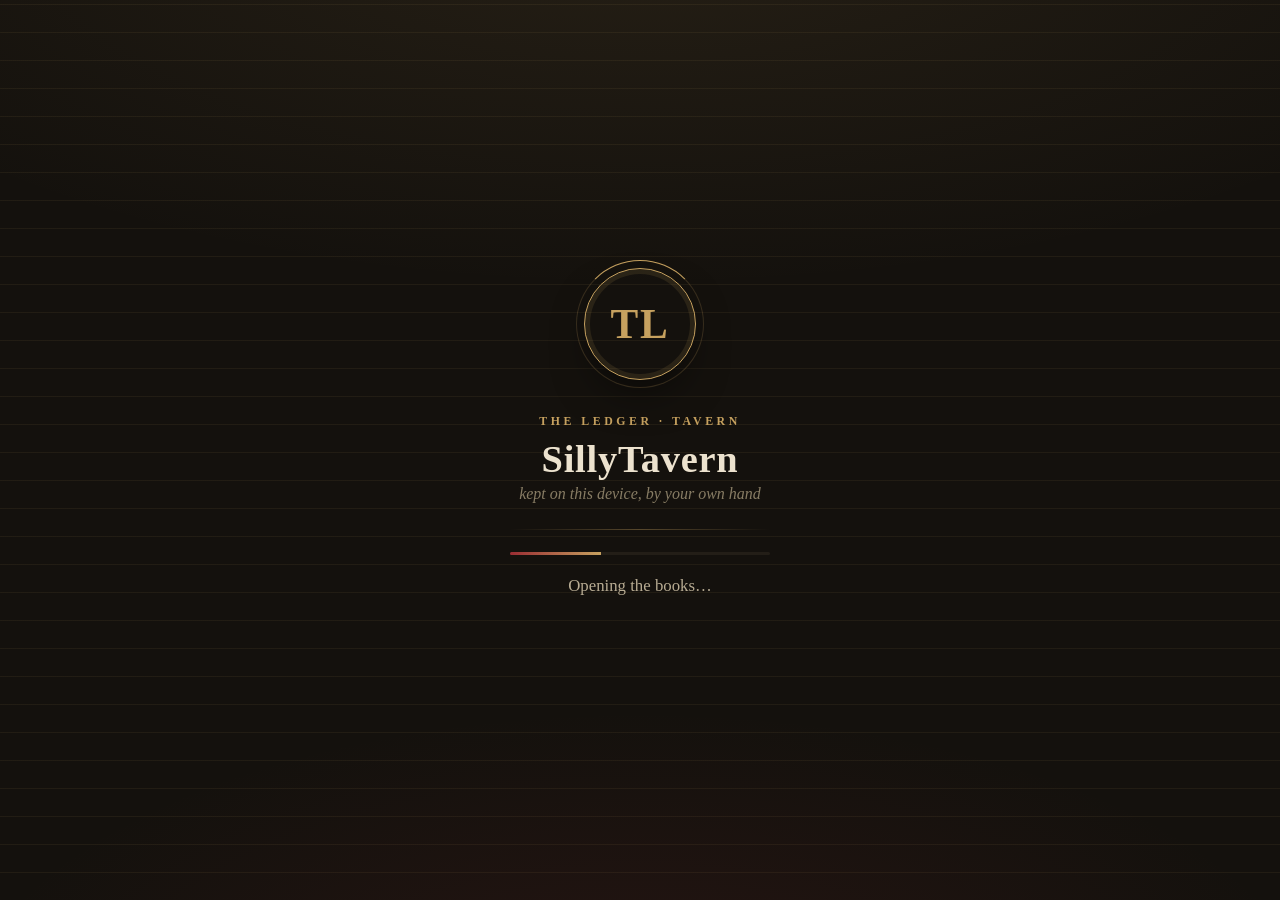
<file: android/sillytavern/ledger/boot.html>
<!doctype html>
<html lang="en">
<head>
<meta charset="utf-8">
<meta name="viewport" content="width=device-width, initial-scale=1, viewport-fit=cover">
<meta name="color-scheme" content="dark">
<meta http-equiv="Content-Security-Policy" content="default-src 'none'; style-src 'unsafe-inline'; script-src 'unsafe-inline'; font-src file:">
<title>The Ledger · Tavern</title>
<style>
/* Boot screen shown while the on-device server unpacks and starts.
   Tokens mirror The Ledger (index.html). Driven by MainActivity via bootState(). */
@font-face{font-family:"EB Garamond Ledger"; font-weight:400 800; src:url("fonts/eb-garamond-latin-wght-normal.woff2") format("woff2")}
@font-face{font-family:"EB Garamond Ledger"; font-style:italic; font-weight:400 800; src:url("fonts/eb-garamond-latin-wght-italic.woff2") format("woff2")}
@font-face{font-family:"Cormorant Ledger"; font-weight:600; src:url("fonts/cormorant-garamond-latin-600-normal.woff2") format("woff2")}
:root{
  --ground:#14110d; --ground-2:#1b1712; --ground-3:#231e17;
  --ink:#ece2ce; --ink-soft:#b8ac93; --ink-faint:#877c64;
  --line:rgba(198,161,95,.20); --line-2:rgba(198,161,95,.38);
  --oxblood:#9a2d33; --oxblood-2:#b23a40; --on-oxblood:#f4e7d6;
  --brass:#c6a15f; --brass-2:#dcbd7f; --danger:#c14d44;
  --serif:"Cormorant Ledger","EB Garamond Ledger",Georgia,serif;
  --body:"EB Garamond Ledger","Noto Serif",Georgia,serif;
}
*{box-sizing:border-box}
html,body{height:100%; margin:0}
body{
  background:var(--ground); color:var(--ink); font-family:var(--body); -webkit-font-smoothing:antialiased;
  background-image:
    radial-gradient(120% 70% at 50% -10%, rgba(198,161,95,.10), transparent 60%),
    radial-gradient(90% 60% at 50% 115%, rgba(154,45,51,.14), transparent 60%),
    repeating-linear-gradient(0deg, transparent 0 27px, rgba(198,161,95,.08) 27px 28px);
  display:flex; flex-direction:column; align-items:center; justify-content:center;
  padding:calc(env(safe-area-inset-top) + 24px) 28px calc(env(safe-area-inset-bottom) + 24px); text-align:center;
}
.seal{
  width:112px; height:112px; border-radius:50%; display:grid; place-items:center; position:relative;
  border:1px solid var(--brass); color:var(--brass);
  box-shadow:inset 0 0 0 5px rgba(198,161,95,.12), 0 20px 50px -20px rgba(0,0,0,.9);
  font-family:var(--serif); font-weight:600; font-size:2.6rem; letter-spacing:.04em;
}
.seal::after{content:""; position:absolute; inset:-9px; border-radius:50%; border:1px solid var(--line);
  border-top-color:var(--brass); animation:turn 2.4s linear infinite}
.done .seal::after,.failed .seal::after{animation:none; border-top-color:var(--line)}
.failed .seal{border-color:var(--danger); color:var(--danger)}
@keyframes turn{to{transform:rotate(360deg)}}
.eyebrow{margin-top:34px; font-family:var(--serif); font-size:.74rem; letter-spacing:.3em; text-transform:uppercase; color:var(--brass); font-weight:600}
h1{font-family:var(--serif); font-weight:600; font-size:2.4rem; margin:8px 0 0; letter-spacing:.02em}
.sub{font-style:italic; color:var(--ink-faint); margin-top:4px}
.rule{width:min(260px,70vw); height:1px; margin:26px auto 22px; background:linear-gradient(90deg,transparent,var(--line-2),transparent)}
.bar{width:min(260px,70vw); height:3px; border-radius:2px; background:var(--ground-3); overflow:hidden; margin:0 auto 18px}
.bar i{display:block; height:100%; width:0; background:linear-gradient(90deg,var(--oxblood),var(--brass)); transition:width .3s ease}
.bar.indet i{width:35%; animation:sweep 1.3s ease-in-out infinite}
@keyframes sweep{from{transform:translateX(-110%)}to{transform:translateX(300%)}}
#status{color:var(--ink-soft); font-size:1.05rem; line-height:1.5; max-width:420px; min-height:3em}
#line{font-family:"Noto Sans Mono",monospace; font-size:.72rem; color:var(--ink-faint); margin-top:8px; max-width:92vw;
  white-space:nowrap; overflow:hidden; text-overflow:ellipsis}
#log{display:none; width:100%; max-width:560px; max-height:38vh; overflow:auto; margin-top:18px; padding:12px; text-align:left;
  background:var(--ground-2); border:1px solid var(--line-2); border-radius:8px;
  font-family:"Noto Sans Mono",monospace; font-size:.7rem; line-height:1.45; color:var(--ink-soft); white-space:pre-wrap; user-select:text}
.failed #log{display:block}
.btn{display:none; margin-top:18px; padding:11px 22px; border-radius:4px; cursor:pointer; font-family:var(--body); font-size:1rem; letter-spacing:.02em;
  background:linear-gradient(180deg,var(--oxblood-2),var(--oxblood)); color:var(--on-oxblood); border:1px solid color-mix(in srgb,var(--oxblood) 60%,var(--brass))}
.failed .btn{display:inline-block}
.failed .bar{visibility:hidden}
</style>
</head>
<body>
  <div class="seal">TL</div>
  <div class="eyebrow">The Ledger · Tavern</div>
  <h1>SillyTavern</h1>
  <div class="sub">kept on this device, by your own hand</div>
  <div class="rule"></div>
  <div class="bar indet" id="bar"><i></i></div>
  <div id="status">Opening the books…</div>
  <div id="line"></div>
  <pre id="log"></pre>
  <button class="btn" id="retry" type="button">Try again</button>
<script>
  // Called from MainActivity: state is UNPACKING | STARTING | RUNNING | FAILED.
  window.bootState = function (state, detail, pct, log) {
    var parts = String(detail || "").split("\n\n");
    document.getElementById("status").textContent = parts[0] || "";
    document.getElementById("line").textContent = parts[1] || "";
    var bar = document.getElementById("bar");
    bar.classList.toggle("indet", !(pct >= 0));
    bar.firstElementChild.style.width = pct >= 0 ? pct + "%" : "";
    document.body.className = state === "FAILED" ? "failed" : state === "RUNNING" ? "done" : "";
    if (state === "FAILED") document.getElementById("log").textContent = log || "";
    if (state === "RUNNING") document.getElementById("status").textContent = "The books are open.";
  };
  document.getElementById("retry").onclick = function () { if (window.StPocket) StPocket.retry(); };
</script>
</body>
</html>
</file>
